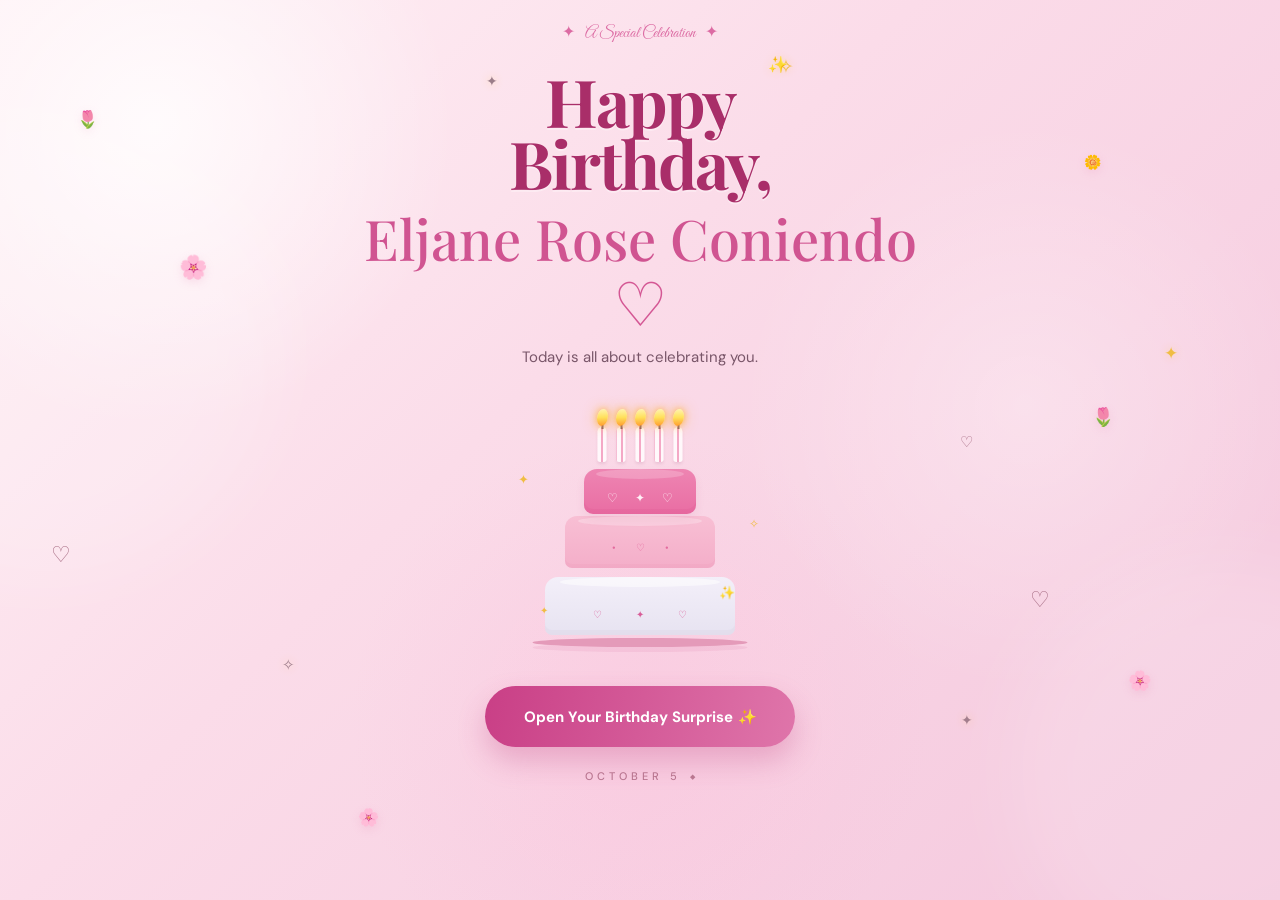
<file: index.html>
<!DOCTYPE html>
<html lang="en">

<head>
    <meta charset="UTF-8">

    <meta
        name="viewport"
        content="width=device-width, initial-scale=1.0"
    >

    <title>Happy Birthday, Lil Sissy 💕</title>

    <link
        rel="stylesheet"
        href="lilsissy.css"
    >

</head>


<body>

    <!-- =====================================================
         MAIN BIRTHDAY PAGE
    ====================================================== -->

    <main class="sissy-page">


        <!-- =================================================
             BACKGROUND DECORATIONS
        ================================================== -->

        <div
            class="sissy-decorations"
            aria-hidden="true"
        >

            <!-- Flowers -->

            <span class="sissy-flower sissy-flower-1">
                🌸
            </span>

            <span class="sissy-flower sissy-flower-2">
                🌷
            </span>

            <span class="sissy-flower sissy-flower-3">
                🌸
            </span>

            <span class="sissy-flower sissy-flower-4">
                🌷
            </span>

            <span class="sissy-flower sissy-flower-5">
                🌸
            </span>

            <span class="sissy-flower sissy-flower-6">
                🌼
            </span>


            <!-- Stars -->

            <span class="sissy-star sissy-star-1">
                ✦
            </span>

            <span class="sissy-star sissy-star-2">
                ✧
            </span>

            <span class="sissy-star sissy-star-3">
                ✦
            </span>

            <span class="sissy-star sissy-star-4">
                ✨
            </span>

            <span class="sissy-star sissy-star-5">
                ✦
            </span>

            <span class="sissy-star sissy-star-6">
                ✧
            </span>


            <!-- Hearts -->

            <span class="sissy-heart sissy-heart-1">
                ♡
            </span>

            <span class="sissy-heart sissy-heart-2">
                ♡
            </span>

            <span class="sissy-heart sissy-heart-3">
                ♡
            </span>

            <span class="sissy-heart sissy-heart-4">
                ♡
            </span>

        </div>


        <!-- =================================================
             TOP SMALL TEXT
        ================================================== -->

        <div class="sissy-top-text">

            <span class="sissy-mini-star">
                ✦
            </span>

            A Special Celebration

            <span class="sissy-mini-star">
                ✦
            </span>

        </div>


        <!-- =================================================
             BIRTHDAY TITLE
        ================================================== -->

        <section class="sissy-title-section">

            <h1 class="sissy-title">

                <span>
                    Happy
                </span>

                <span>
                    Birthday,
                </span>

            </h1>


            <h2 class="sissy-name">

                Eljane Rose Coniendo

            </h2>



            <div class="sissy-main-heart">

                <span>
                    ♡
                </span>

            </div>

        </section>


        <!-- =================================================
             SUBTITLE
        ================================================== -->

        <p class="sissy-subtitle">

            Today is all about celebrating you.

        </p>


        <!-- =================================================
             CAKE
        ================================================== -->

        <section
            class="sissy-cake-area"
            aria-label="Birthday cake"
        >

            <!-- Cake sparkles -->

            <div class="sissy-cake-sparkle sparkle-one">
                ✦
            </div>

            <div class="sissy-cake-sparkle sparkle-two">
                ✧
            </div>

            <div class="sissy-cake-sparkle sparkle-three">
                ✦
            </div>

            <div class="sissy-cake-sparkle sparkle-four">
                ✨
            </div>


            <div class="sissy-cake">


                <!-- ==============================
                     TOP TIER
                =============================== -->

                <div class="sissy-cake-top">


                    <!-- Candles -->

                    <div class="sissy-candles">

                        <div class="sissy-candle">
                            <span class="sissy-flame"></span>
                        </div>

                        <div class="sissy-candle">
                            <span class="sissy-flame"></span>
                        </div>

                        <div class="sissy-candle">
                            <span class="sissy-flame"></span>
                        </div>

                        <div class="sissy-candle">
                            <span class="sissy-flame"></span>
                        </div>

                        <div class="sissy-candle">
                            <span class="sissy-flame"></span>
                        </div>

                    </div>


                    <div class="sissy-tier-decoration">

                        <span>♡</span>
                        <span>✦</span>
                        <span>♡</span>

                    </div>

                </div>


                <!-- ==============================
                     MIDDLE TIER
                =============================== -->

                <div class="sissy-cake-middle">

                    <div class="sissy-middle-decoration">

                        <span>•</span>
                        <span>♡</span>
                        <span>•</span>

                    </div>

                </div>


                <!-- ==============================
                     BOTTOM TIER
                =============================== -->

                <div class="sissy-cake-bottom">

                    <div class="sissy-bottom-decoration">

                        <span>♡</span>
                        <span>✦</span>
                        <span>♡</span>

                    </div>

                </div>


                <!-- Cake plate -->

                <div class="sissy-cake-plate"></div>

            </div>

        </section>


        <!-- =================================================
             SURPRISE BUTTON
        ================================================== -->

        <button
            type="button"
            class="sissy-surprise-button"
            id="sissySurpriseButton"
        >

            <span>
                Open Your Birthday Surprise
            </span>

            <span class="sissy-button-sparkle">
                ✨
            </span>

        </button>


        <!-- =================================================
             DATE
        ================================================== -->

        <div class="sissy-date">

            <span>
                OCTOBER 5
            </span>

            <span class="sissy-date-star">
                ◆
            </span>

        </div>


        <!-- =================================================
             CLICK MESSAGE
        ================================================== -->

        <div
            class="sissy-click-message"
            id="sissyClickMessage"
        >

            ✨ Get ready for your surprise! ✨

        </div>


    </main>


    <script src="lilsissy.js"></script>

</body>

</html>
</file>
<file: lilsissy.css>
@import url(
    'https://fonts.googleapis.com/css2?family=DM+Sans:wght@400;500;600;700&family=Great+Vibes&family=Playfair+Display:wght@500;600;700&display=swap'
);




:root {

    --sissy-pink:
        #d44991;

    --sissy-pink-dark:
        #aa2e6a;

    --sissy-pink-medium:
        #cf4b8b;

    --sissy-pink-light:
        #f8b9d3;

    --sissy-pink-soft:
        #fce2ed;

    --sissy-background:
        #fceaf2;

    --sissy-text:
        #81566a;

    --sissy-gold:
        #f0bd43;

    --sissy-white:
        #fffdfd;

}


/* =========================================================
   RESET
========================================================= */

.sissy-page,
.sissy-page * {

    box-sizing:
        border-box;

}


.sissy-page {

    margin:
        0;

    padding:
        0;

    min-height:
        100vh;

}


/* =========================================================
   BODY
========================================================= */

body {

    margin:
        0;

    padding:
        0;

}


/* =========================================================
   MAIN PAGE
========================================================= */

.sissy-page {

    position:
        relative;

    min-height:
        100vh;

    width:
        100%;

    overflow:
        hidden;

    display:
        flex;

    flex-direction:
        column;

    align-items:
        center;

    text-align:
        center;

    padding:
        24px 20px 25px;

    background:

        radial-gradient(
            circle at 12% 14%,
            rgba(255,255,255,.8),
            transparent 22%
        ),

        radial-gradient(
            circle at 80% 45%,
            rgba(255,255,255,.30),
            transparent 25%
        ),

        radial-gradient(
            circle at 50% 80%,
            rgba(255,174,211,.22),
            transparent 30%
        ),

        linear-gradient(
            135deg,
            #fff2f6 0%,
            #fbdce9 42%,
            #f4c7dd 100%
        );

    font-family:
        "DM Sans",
        sans-serif;

    color:
        var(--sissy-text);

}




.sissy-page::before {

    content:
        "";

    position:
        absolute;

    width:
        480px;

    height:
        480px;

    left:
        -200px;

    top:
        100px;

    border-radius:
        50%;

    background:
        rgba(255,255,255,.18);

    filter:
        blur(35px);

    pointer-events:
        none;

}


.sissy-page::after {

    content:
        "";

    position:
        absolute;

    width:
        420px;

    height:
        420px;

    right:
        -150px;

    bottom:
        -80px;

    border-radius:
        50%;

    background:
        rgba(255,255,255,.17);

    filter:
        blur(40px);

    pointer-events:
        none;

}


/* =========================================================
   DECORATION CONTAINER
========================================================= */

.sissy-decorations {

    position:
        absolute;

    inset:
        0;

    overflow:
        hidden;

    pointer-events:
        none;

    z-index:
        1;

}


/* =========================================================
   GENERAL DECORATIONS
========================================================= */

.sissy-flower,
.sissy-star,
.sissy-heart {

    position:
        absolute;

    display:
        block;

    user-select:
        none;

    pointer-events:
        none;

}




.sissy-flower {

    color:
        #ef83ad;

    filter:
        drop-shadow(
            0 3px 5px
            rgba(210,75,137,.12)
        );

    animation:
        sissyFlowerFloat
        4s
        ease-in-out
        infinite;

}



.sissy-flower-1 {

    top:
        28%;

    left:
        14%;

    font-size:
        23px;

    animation-delay:
        -.5s;

}


.sissy-flower-2 {

    top:
        45%;

    right:
        13%;

    font-size:
        18px;

    animation-delay:
        -1.7s;

}


.sissy-flower-3 {

    bottom:
        8%;

    left:
        28%;

    font-size:
        17px;

    animation-delay:
        -2.2s;

}


.sissy-flower-4 {

    top:
        12%;

    left:
        6%;

    font-size:
        17px;

    animation-delay:
        -3s;

}


.sissy-flower-5 {

    bottom:
        23%;

    right:
        10%;

    font-size:
        19px;

    animation-delay:
        -.9s;

}


.sissy-flower-6 {

    top:
        17%;

    right:
        14%;

    font-size:
        14px;

    animation-delay:
        -2.5s;

}



@keyframes sissyFlowerFloat {

    0% {

        transform:
            translateY(0)
            rotate(-4deg)
            scale(1);

        opacity:
            .75;

    }

    25% {

        transform:
            translateY(-8px)
            rotate(5deg)
            scale(1.06);

        opacity:
            1;

    }

    50% {

        transform:
            translateY(-14px)
            rotate(-3deg)
            scale(1);

        opacity:
            .85;

    }

    75% {

        transform:
            translateY(-6px)
            rotate(4deg)
            scale(1.04);

        opacity:
            1;

    }

    100% {

        transform:
            translateY(0)
            rotate(-4deg)
            scale(1);

        opacity:
            .75;

    }

}




.sissy-star {

    color:
        var(--sissy-gold);

    text-shadow:
        0 0 8px
        rgba(255,204,92,.45);

    animation:
        sissyStarTwinkle
        2.8s
        ease-in-out
        infinite;

}



.sissy-star-1 {

    top:
        8%;

    left:
        38%;

    font-size:
        14px;

    color:
        #9b7d89;

}


.sissy-star-2 {

    top:
        6%;

    right:
        38%;

    font-size:
        19px;

    animation-delay:
        -.7s;

}


.sissy-star-3 {

    top:
        38%;

    right:
        8%;

    font-size:
        17px;

    animation-delay:
        -1.4s;

}


.sissy-star-4 {

    top:
        6%;

    left:
        60%;

    font-size:
        16px;

    animation-delay:
        -2s;

}


.sissy-star-5 {

    bottom:
        19%;

    right:
        24%;

    font-size:
        14px;

    color:
        #a37e8d;

    animation-delay:
        -1.1s;

}


.sissy-star-6 {

    bottom:
        25%;

    left:
        22%;

    font-size:
        15px;

    color:
        #9e7e8c;

    animation-delay:
        -2.4s;

}



@keyframes sissyStarTwinkle {

    0%,
    100% {

        opacity:
            .35;

        transform:
            scale(.75)
            rotate(0deg);

    }

    50% {

        opacity:
            1;

        transform:
            scale(1.25)
            rotate(25deg);

    }

}




.sissy-heart {

    color:
        #a86e85;

    font-size:
        22px;

    animation:
        sissyHeartFloat
        4.5s
        ease-in-out
        infinite;

}



.sissy-heart-1 {

    top:
        60%;

    left:
        4%;

    animation-delay:
        -.8s;

}


.sissy-heart-2 {

    top:
        65%;

    right:
        18%;

    animation-delay:
        -2s;

}


.sissy-heart-3 {

    bottom:
        20%;

    left:
        45%;

    color:
        #c95b91;

    font-size:
        15px;

    animation-delay:
        -1.5s;

}


.sissy-heart-4 {

    top:
        48%;

    left:
        75%;

    font-size:
        15px;

    animation-delay:
        -3s;

}




@keyframes sissyHeartFloat {

    0%,
    100% {

        transform:
            translateY(0)
            scale(1)
            rotate(-4deg);

        opacity:
            .55;

    }

    50% {

        transform:
            translateY(-13px)
            scale(1.15)
            rotate(5deg);

        opacity:
            .95;

    }

}




.sissy-top-text {

    position:
        relative;

    z-index:
        5;

    margin-top:
        0;

    color:
        #dc6ba3;

    font-family:
        "Great Vibes",
        cursive;

    font-size:
        16px;

    line-height:
        1;

    animation:
        sissyFadeDown
        1s
        ease both;

}


.sissy-mini-star {

    display:
        inline-block;

    margin:
        0 7px;

    font-family:
        serif;

    animation:
        sissyMiniSparkle
        2s
        ease-in-out
        infinite;

}




@keyframes sissyMiniSparkle {

    0%,
    100% {

        opacity:
            .5;

        transform:
            scale(.8)
            rotate(0deg);

    }

    50% {

        opacity:
            1;

        transform:
            scale(1.25)
            rotate(180deg);

    }

}


/* =========================================================
   TITLE
========================================================= */

.sissy-title-section {

    position:
        relative;

    z-index:
        5;

    margin-top:
        29px;

    animation:
        sissyTitleReveal
        1.1s
        .15s
        ease both;

}




.sissy-title {

    display:
        flex;

    flex-direction:
        column;

    margin:
        0;

    color:
        #a92e69;

    font-family:
        "Playfair Display",
        serif;

    font-size:
        clamp(
            50px,
            6vw,
            66px
        );

    font-weight:
        700;

    line-height:
        .94;

    letter-spacing:
        -2px;

    text-shadow:
        0 2px 0
        rgba(255,255,255,.35);

}




.sissy-name {

    margin:
        16px 0 0;

    color:
        #d05491;

    font-family:
        "Playfair Display",
        serif;

    font-size:
        clamp(
            42px,
            5vw,
            56px
        );

    font-weight:
        500;

    line-height:
        1;

}


/* =========================================================
   TITLE ANIMATION
========================================================= */

@keyframes sissyTitleReveal {

    from {

        opacity:
            0;

        transform:
            translateY(22px)
            scale(.96);

    }

    to {

        opacity:
            1;

        transform:
            translateY(0)
            scale(1);

    }

}


/* =========================================================
   MAIN HEART
========================================================= */

.sissy-main-heart {

    display:
        flex;

    align-items:
        center;

    justify-content:
        center;

    width:
        60px;

    height:
        60px;

    margin:
        11px auto 0;

    color:
        #d45794;

    font-size:
        61px;

    line-height:
        1;

    animation:
        sissyBigHeart
        1.8s
        ease-in-out
        infinite;

}


.sissy-main-heart span {

    display:
        block;

    transform:
        translateY(-2px);

}




@keyframes sissyBigHeart {

    0%,
    100% {

        transform:
            scale(1);

        filter:
            drop-shadow(
                0 0 0
                rgba(220,85,151,0)
            );

    }

    50% {

        transform:
            scale(1.12);

        filter:
            drop-shadow(
                0 0 12px
                rgba(220,85,151,.28)
            );

    }

}




.sissy-subtitle {

    position:
        relative;

    z-index:
        5;

    margin:
        10px 0 0;

    color:
        #795669;

    font-size:
        15px;

    font-weight:
        400;

    animation:
        sissyFadeUp
        1s
        .6s
        ease both;

}


/* =========================================================
   CAKE AREA
========================================================= */

.sissy-cake-area {

    position:
        relative;

    z-index:
        5;

    width:
        300px;

    height:
        285px;

    margin-top:
        29px;

    animation:
        sissyCakeEntrance
        1.2s
        .3s
        ease both;

}


/* =========================================================
   CAKE
========================================================= */

.sissy-cake {

    position:
        absolute;

    left:
        50%;

    bottom:
        19px;

    width:
        210px;

    height:
        210px;

    transform:
        translateX(-50%);

    animation:
        sissyCakeFloat
        4s
        ease-in-out
        infinite;

}


/* =========================================================
   CAKE TOP
========================================================= */

.sissy-cake-top {

    position:
        absolute;

    left:
        50%;

    top:
        17px;

    width:
        112px;

    height:
        45px;

    transform:
        translateX(-50%);

    border-radius:
        13px 13px 9px 9px;

    background:
        linear-gradient(
            to bottom,
            #ee85b2,
            #e96da3
        );

    box-shadow:
        inset 0 -5px 0
        rgba(194,53,115,.09),

        0 5px 10px
        rgba(170,67,113,.08);

    z-index:
        4;

}


/* =========================================================
   CAKE TOP HIGHLIGHT
========================================================= */

.sissy-cake-top::before {

    content:
        "";

    position:
        absolute;

    top:
        0;

    left:
        12px;

    right:
        12px;

    height:
        10px;

    border-radius:
        50%;

    background:
        rgba(255,255,255,.20);

}


/* =========================================================
   CANDLES
========================================================= */

.sissy-candles {

    position:
        absolute;

    left:
        50%;

    top:
        -42px;

    display:
        flex;

    gap:
        10px;

    align-items:
        flex-end;

    transform:
        translateX(-50%);

}


/* =========================================================
   INDIVIDUAL CANDLE
========================================================= */

.sissy-candle {

    position:
        relative;

    width:
        9px;

    height:
        35px;

    border-radius:
        5px 5px 3px 3px;

    background:
        repeating-linear-gradient(
            90deg,
            #fff8fb 0px,
            #fff8fb 4px,
            #f4a8c6 4px,
            #f4a8c6 6px
        );

    box-shadow:
        0 2px 3px
        rgba(142,53,96,.12);

}



.sissy-candle::before {

    content:
        "";

    position:
        absolute;

    top:
        -5px;

    left:
        50%;

    width:
        2px;

    height:
        7px;

    transform:
        translateX(-50%);

    background:
        #805d69;

}


/* =========================================================
   FLAME
========================================================= */

.sissy-flame {

    position:
        absolute;

    left:
        50%;

    top:
        -18px;

    width:
        11px;

    height:
        17px;

    transform:
        translateX(-50%);

    border-radius:
        60% 40% 60% 40%;

    background:
        linear-gradient(
            to top,
            #ff9d30,
            #ffe15c,
            #fff4ae
        );

    box-shadow:
        0 0 7px
        rgba(255,179,45,.9),

        0 0 15px
        rgba(255,178,45,.45);

    transform-origin:
        50% 100%;

    animation:
        sissyFlame
        .7s
        ease-in-out
        infinite alternate;

}


/* =========================================================
   FLAME ANIMATION
========================================================= */

@keyframes sissyFlame {

    from {

        transform:
            translateX(-50%)
            scale(.82)
            rotate(-4deg);

        filter:
            brightness(.95);

    }

    to {

        transform:
            translateX(-50%)
            scale(1.12)
            rotate(5deg);

        filter:
            brightness(1.2);

    }

}



.sissy-candle:nth-child(2)
.sissy-flame {

    animation-delay:
        -.15s;

}


.sissy-candle:nth-child(3)
.sissy-flame {

    animation-delay:
        -.3s;

}


.sissy-candle:nth-child(4)
.sissy-flame {

    animation-delay:
        -.5s;

}


.sissy-candle:nth-child(5)
.sissy-flame {

    animation-delay:
        -.2s;

}


/* =========================================================
   TOP TIER DECORATION
========================================================= */

.sissy-tier-decoration {

    position:
        absolute;

    left:
        50%;

    bottom:
        8px;

    display:
        flex;

    gap:
        17px;

    transform:
        translateX(-50%);

    color:
        #fff0f6;

    font-size:
        12px;

}


/* =========================================================
   MIDDLE TIER
========================================================= */

.sissy-cake-middle {

    position:
        absolute;

    left:
        50%;

    top:
        64px;

    width:
        150px;

    height:
        52px;

    transform:
        translateX(-50%);

    border-radius:
        12px 12px 7px 7px;

    background:
        linear-gradient(
            to bottom,
            #f8bfd4,
            #f4aec9
        );

    box-shadow:
        inset 0 -4px 0
        rgba(197,85,135,.06);

    z-index:
        3;

}



.sissy-cake-middle::before {

    content:
        "";

    position:
        absolute;

    top:
        0;

    left:
        13px;

    right:
        13px;

    height:
        10px;

    border-radius:
        50%;

    background:
        rgba(255,255,255,.25);

}


/* =========================================================
   MIDDLE DECORATION
========================================================= */

.sissy-middle-decoration {

    position:
        absolute;

    bottom:
        14px;

    left:
        50%;

    display:
        flex;

    gap:
        20px;

    transform:
        translateX(-50%);

    color:
        #e36b9e;

    font-size:
        10px;

}


/* =========================================================
   BOTTOM TIER
========================================================= */

.sissy-cake-bottom {

    position:
        absolute;

    left:
        50%;

    bottom:
        27px;

    width:
        190px;

    height:
        58px;

    transform:
        translateX(-50%);

    border-radius:
        13px 13px 7px 7px;

    background:
        linear-gradient(
            to bottom,
            #f3eff9,
            #e7e3f1
        );

    box-shadow:
        inset 0 -5px 0
        rgba(195,184,204,.14);

    z-index:
        2;

}


/* =========================================================
   BOTTOM TOP ICING
========================================================= */

.sissy-cake-bottom::before {

    content:
        "";

    position:
        absolute;

    left:
        15px;

    right:
        15px;

    top:
        0;

    height:
        10px;

    border-radius:
        50%;

    background:
        rgba(255,255,255,.55);

}


/* =========================================================
   BOTTOM DECORATION
========================================================= */

.sissy-bottom-decoration {

    position:
        absolute;

    bottom:
        14px;

    left:
        50%;

    display:
        flex;

    gap:
        34px;

    transform:
        translateX(-50%);

    color:
        #d85e99;

    font-size:
        10px;

}


/* =========================================================
   CAKE PLATE
========================================================= */

.sissy-cake-plate {

    position:
        absolute;

    left:
        50%;

    bottom:
        15px;

    width:
        215px;

    height:
        9px;

    transform:
        translateX(-50%);

    border-radius:
        50%;

    background:
        #e49ab9;

    box-shadow:
        0 5px 0
        rgba(207,100,150,.12);

    z-index:
        1;

}


/* =========================================================
   CAKE FLOATING ANIMATION
========================================================= */

@keyframes sissyCakeFloat {

    0%,
    100% {

        transform:
            translateX(-50%)
            translateY(0);

    }

    50% {

        transform:
            translateX(-50%)
            translateY(-6px);

    }

}


/* =========================================================
   CAKE ENTRANCE
========================================================= */

@keyframes sissyCakeEntrance {

    from {

        opacity:
            0;

        transform:
            translateY(30px)
            scale(.9);

    }

    to {

        opacity:
            1;

        transform:
            translateY(0)
            scale(1);

    }

}


/* =========================================================
   CAKE SPARKLES
========================================================= */

.sissy-cake-sparkle {

    position:
        absolute;

    color:
        var(--sissy-gold);

    z-index:
        7;

    animation:
        sissyCakeSparkle
        2s
        ease-in-out
        infinite;

}


.sparkle-one {

    top:
        75px;

    left:
        28px;

    font-size:
        13px;

}


.sparkle-two {

    top:
        120px;

    right:
        31px;

    font-size:
        12px;

    animation-delay:
        -.7s;

}


.sparkle-three {

    bottom:
        64px;

    left:
        50px;

    font-size:
        10px;

    animation-delay:
        -1.1s;

}


.sparkle-four {

    bottom:
        80px;

    right:
        55px;

    font-size:
        13px;

    animation-delay:
        -.3s;

}


/* =========================================================
   CAKE SPARKLE ANIMATION
========================================================= */

@keyframes sissyCakeSparkle {

    0%,
    100% {

        opacity:
            .25;

        transform:
            scale(.6)
            rotate(0deg);

    }

    50% {

        opacity:
            1;

        transform:
            scale(1.35)
            rotate(25deg);

    }

}


/* =========================================================
   SURPRISE BUTTON
========================================================= */

.sissy-surprise-button {

    position:
        relative;

    z-index:
        10;

    display:
        flex;

    align-items:
        center;

    justify-content:
        center;

    gap:
        5px;

    width:
        min(310px, 90%);

    min-height:
        61px;

    margin-top:
        5px;

    padding:
        0 22px;

    border:
        0;

    border-radius:
        35px;

    color:
        white;

    background:
        linear-gradient(
            100deg,
            #c93f86,
            #df75aa
        );

    font-family:
        "DM Sans",
        sans-serif;

    font-size:
        15px;

    font-weight:
        700;

    cursor:
        pointer;

    box-shadow:
        0 14px 28px
        rgba(185,62,123,.28);

    transition:
        transform .25s ease,
        box-shadow .25s ease,
        filter .25s ease;

    animation:
        sissyButtonEntrance
        1s
        .7s
        ease both;

}




.sissy-surprise-button:hover {

    transform:
        translateY(-3px)
        scale(1.015);

    box-shadow:
        0 18px 34px
        rgba(185,62,123,.35);

    filter:
        brightness(1.05);

}


.sissy-surprise-button:active {

    transform:
        translateY(1px)
        scale(.98);

}




.sissy-button-sparkle {

    display:
        inline-block;

    animation:
        sissyButtonSparkle
        1.5s
        ease-in-out
        infinite;

}


@keyframes sissyButtonSparkle {

    0%,
    100% {

        transform:
            scale(.85)
            rotate(0);

        opacity:
            .65;

    }

    50% {

        transform:
            scale(1.2)
            rotate(15deg);

        opacity:
            1;

    }

}


/* =========================================================
   BUTTON ENTRANCE
========================================================= */

@keyframes sissyButtonEntrance {

    from {

        opacity:
            0;

        transform:
            translateY(18px);

    }

    to {

        opacity:
            1;

        transform:
            translateY(0);

    }

}



.sissy-date {

    position:
        relative;

    z-index:
        5;

    display:
        flex;

    align-items:
        center;

    gap:
        9px;

    margin-top:
        22px;

    color:
        #b97891;

    font-size:
        11px;

    letter-spacing:
        4px;

    font-weight:
        500;

    animation:
        sissyFadeUp
        1s
        .9s
        ease both;

}


.sissy-date-star {

    color:
        #ba7a92;

    font-size:
        7px;

    letter-spacing:
        0;

}




.sissy-click-message {

    position:
        fixed;

    left:
        50%;

    bottom:
        25px;

    z-index:
        100;

    padding:
        12px 22px;

    border-radius:
        25px;

    color:
        white;

    background:
        rgba(174,46,107,.93);

    box-shadow:
        0 10px 30px
        rgba(140,40,88,.22);

    font-size:
        13px;

    opacity:
        0;

    pointer-events:
        none;

    transform:
        translate(-50%, 20px);

    transition:
        opacity .35s ease,
        transform .35s ease;

}


.sissy-click-message.show {

    opacity:
        1;

    transform:
        translate(-50%, 0);

}



@keyframes sissyFadeDown {

    from {

        opacity:
            0;

        transform:
            translateY(-12px);

    }

    to {

        opacity:
            1;

        transform:
            translateY(0);

    }

}


@keyframes sissyFadeUp {

    from {

        opacity:
            0;

        transform:
            translateY(14px);

    }

    to {

        opacity:
            1;

        transform:
            translateY(0);

    }

}


/* =========================================================
   TABLET
========================================================= */

@media (max-width: 700px) {

    .sissy-page {

        padding-top:
            22px;

    }


    .sissy-title {

        font-size:
            50px;

    }


    .sissy-name {

        font-size:
            42px;

    }


    .sissy-cake-area {

        margin-top:
            27px;

    }


    .sissy-flower-1 {

        left:
            7%;

    }


    .sissy-flower-2 {

        right:
            7%;

    }


    .sissy-star-1 {

        left:
            23%;

    }


    .sissy-star-2 {

        right:
            22%;

    }

}


/* =========================================================
   MOBILE
========================================================= */

@media (max-width: 500px) {

    .sissy-page {

        min-height:
            100svh;

        padding:
            20px 15px 20px;

    }


    .sissy-top-text {

        font-size:
            14px;

    }


    .sissy-title-section {

        margin-top:
            25px;

    }


    .sissy-title {

        font-size:
            44px;

        letter-spacing:
            -1px;

    }


    .sissy-name {

        margin-top:
            14px;

        font-size:
            36px;

    }


    .sissy-main-heart {

        width:
            50px;

        height:
            50px;

        font-size:
            51px;

    }


    .sissy-subtitle {

        margin-top:
            7px;

        font-size:
            13px;

    }


    .sissy-cake-area {

        width:
            280px;

        height:
            260px;

        margin-top:
            24px;

        transform:
            scale(.9);

        transform-origin:
            center top;

    }


    .sissy-surprise-button {

        width:
            min(300px, 92%);

        min-height:
            57px;

        font-size:
            13px;

    }


    .sissy-date {

        margin-top:
            17px;

        font-size:
            9px;

    }



    .sissy-flower-1 {

        left:
            2%;

    }


    .sissy-flower-2 {

        right:
            2%;

    }


    .sissy-flower-3 {

        left:
            12%;

    }


    .sissy-flower-5 {

        right:
            4%;

    }


    .sissy-heart-1 {

        left:
            3%;

    }


    .sissy-heart-2 {

        right:
            5%;

    }


    .sissy-heart-4 {

        left:
            86%;

    }


    .sissy-click-message {

        width:
            90%;

        text-align:
            center;

        bottom:
            18px;

    }

}



@media (max-width: 370px) {

    .sissy-title {

        font-size:
            39px;

    }


    .sissy-name {

        font-size:
            32px;

    }


    .sissy-subtitle {

        font-size:
            12px;

    }


    .sissy-cake-area {

        transform:
            scale(.8);

        margin-bottom:
            -35px;

    }


    .sissy-surprise-button {

        min-height:
            53px;

        font-size:
            12px;

    }

}



@media (prefers-reduced-motion: reduce) {

    .sissy-page *,
    .sissy-page *::before,
    .sissy-page *::after {

        animation-duration:
            .01ms !important;

        animation-iteration-count:
            1 !important;

        transition-duration:
            .01ms !important;

    }

}
</file>
